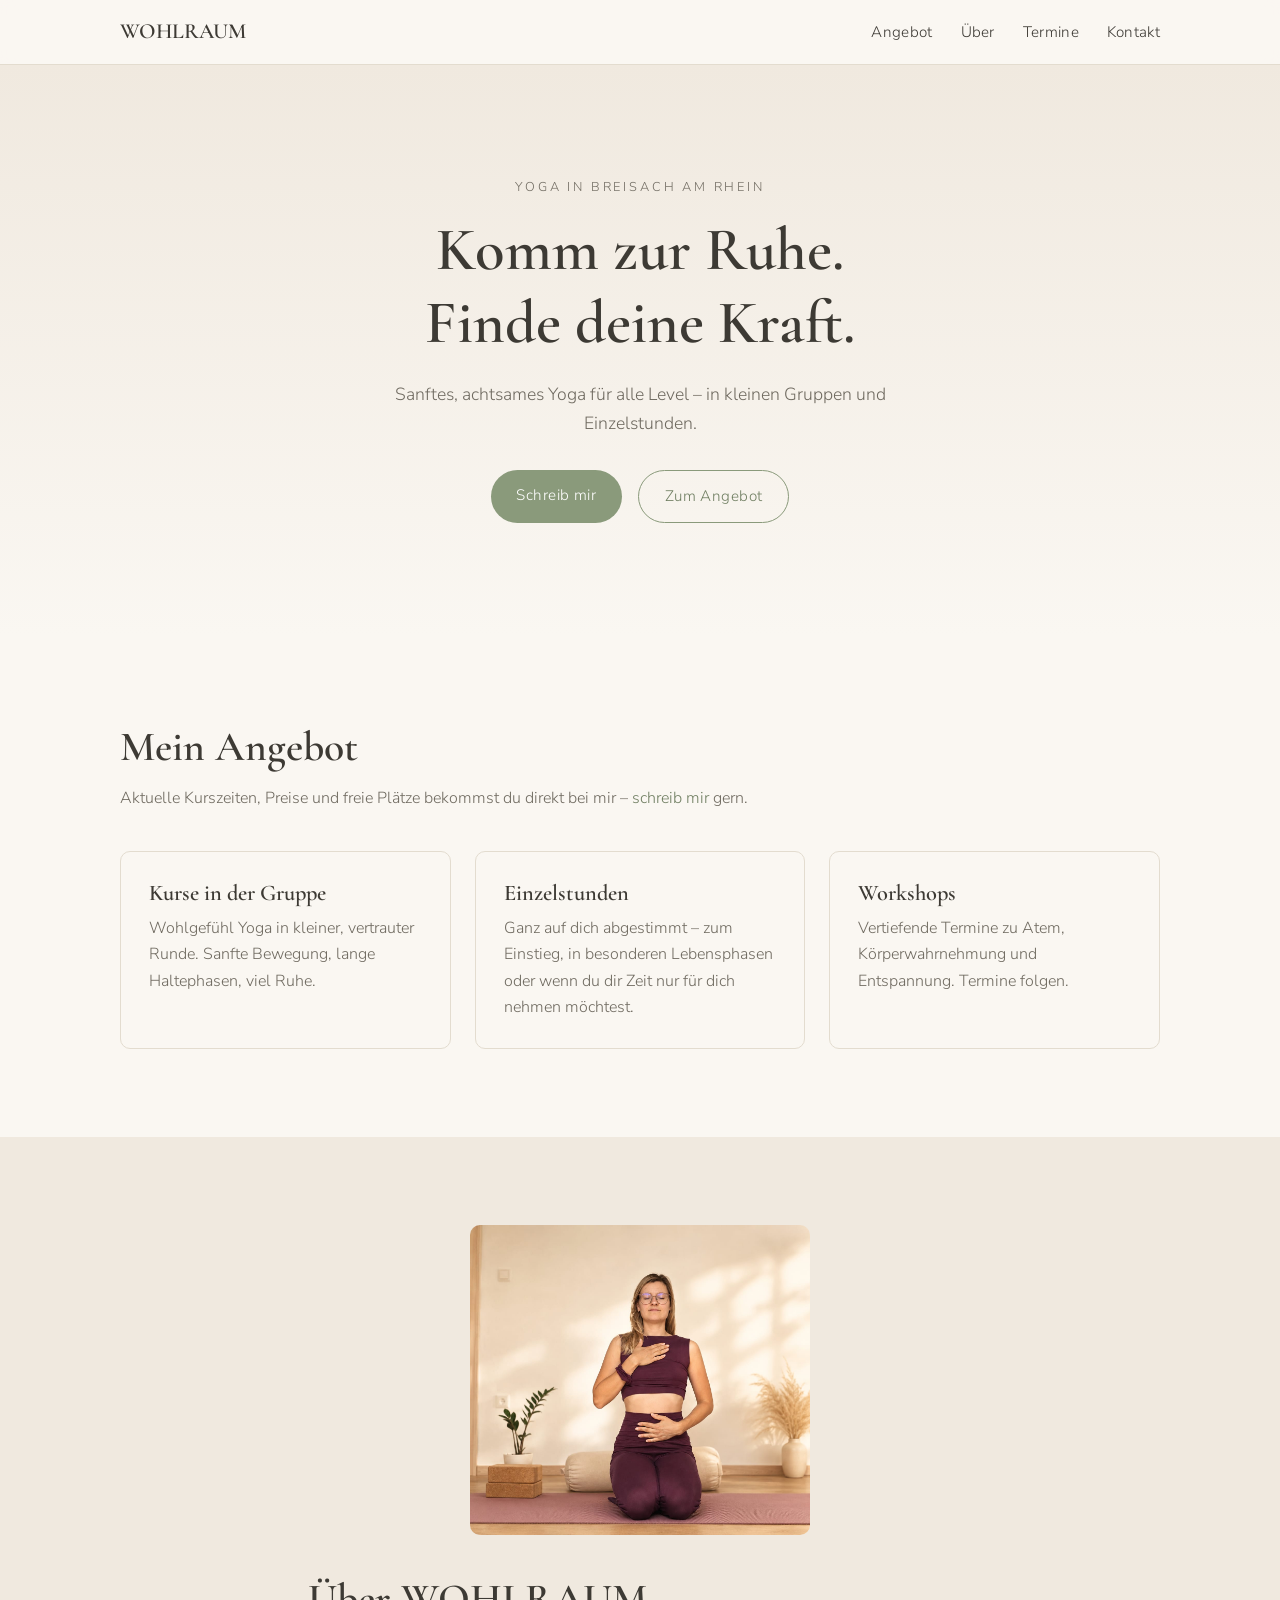
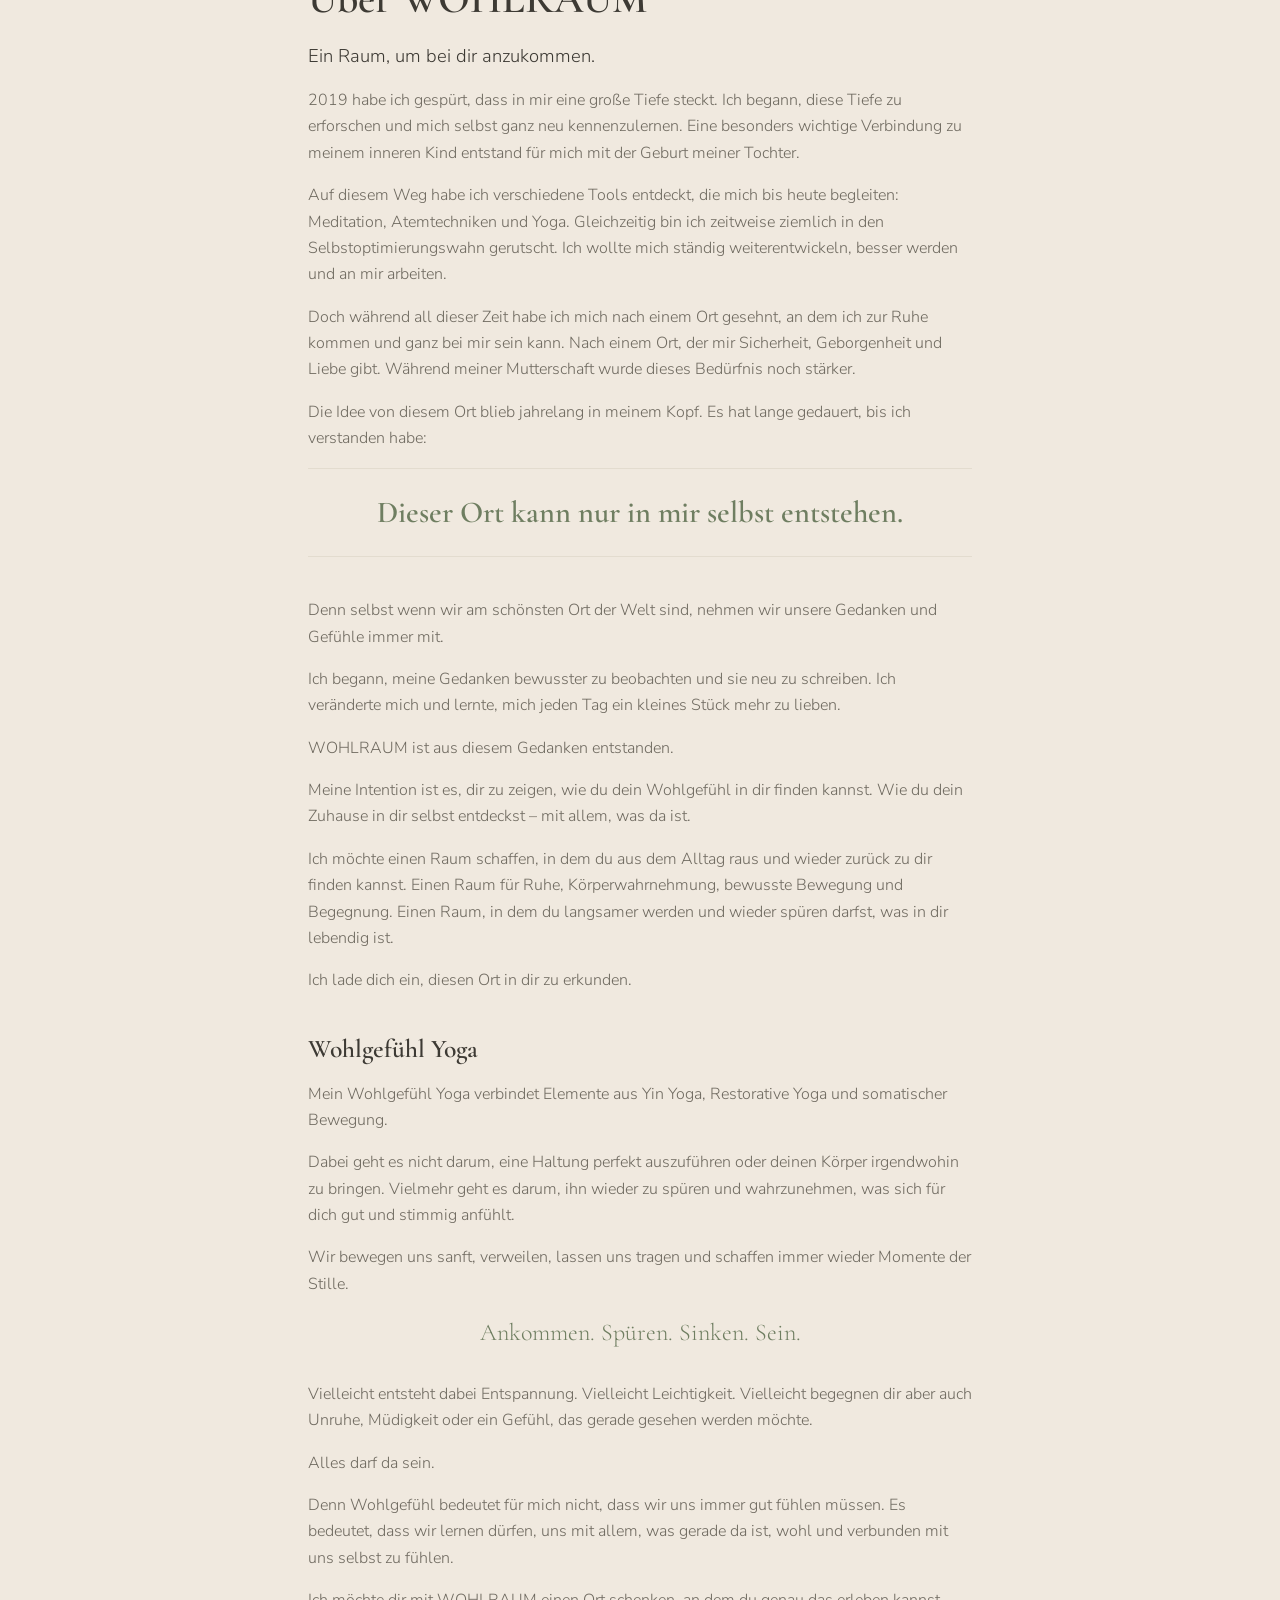
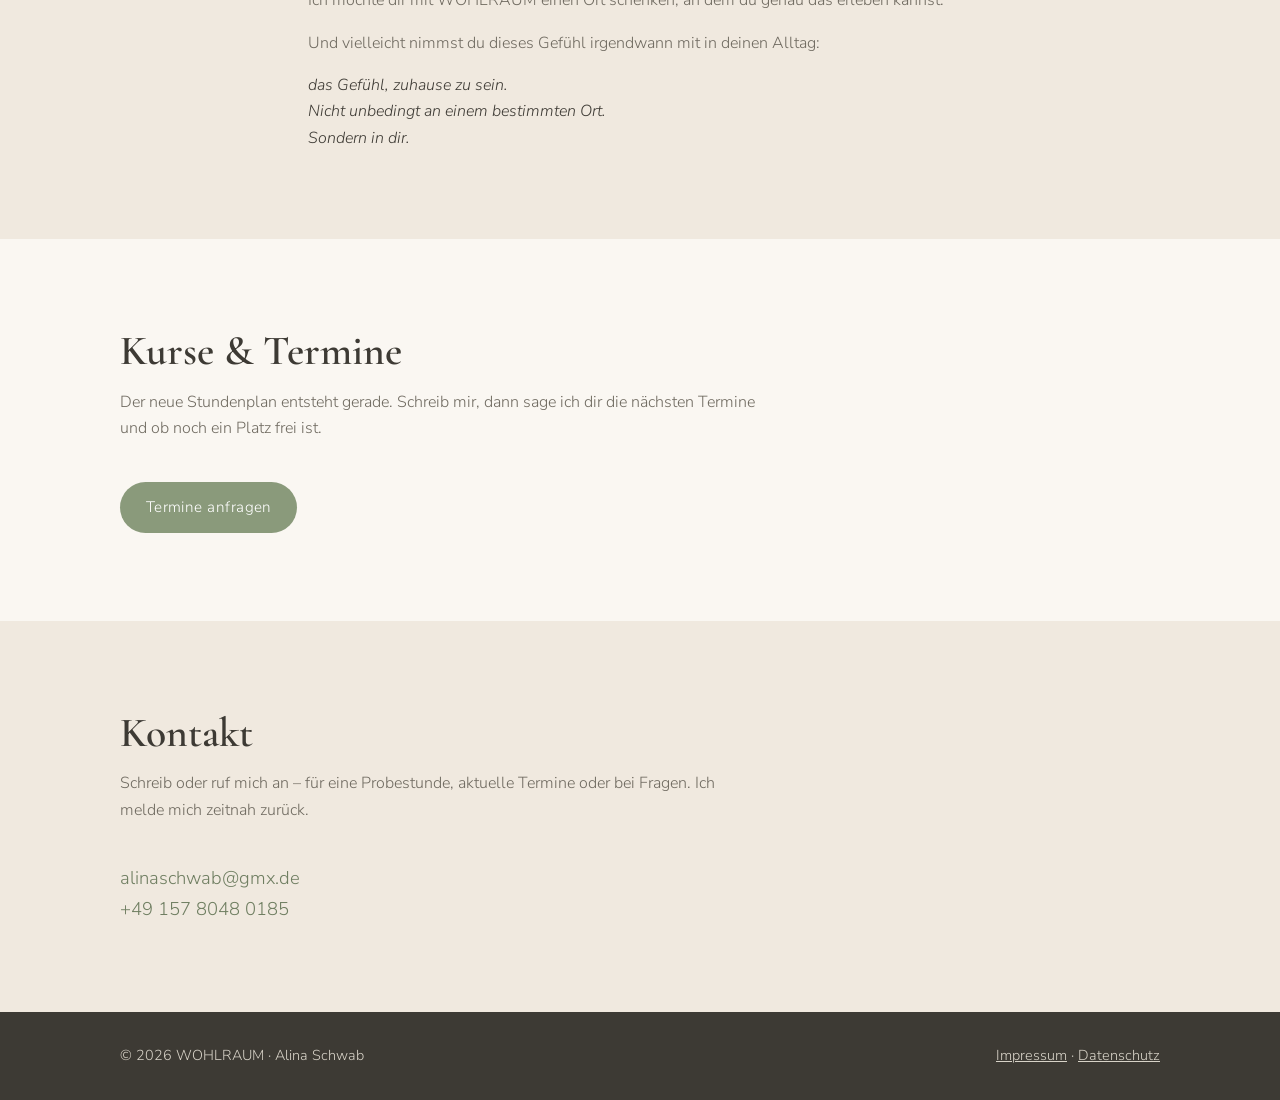
<file: index.html>
<!DOCTYPE html>
<html lang="de">
<head>
  <meta charset="UTF-8" />
  <meta name="viewport" content="width=device-width, initial-scale=1.0" />
  <title>WOHLRAUM – Wohlgefühl Yoga in Breisach am Rhein</title>
  <meta name="description" content="WOHLRAUM – Wohlgefühl Yoga in Breisach am Rhein. Sanfte Bewegung aus Yin Yoga, Restorative Yoga und somatischer Praxis. Ein Raum, um bei dir anzukommen." />

  <!-- Open Graph / Social Preview -->
  <meta property="og:title" content="WOHLRAUM – Wohlgefühl Yoga" />
  <meta property="og:description" content="Wohlgefühl Yoga in Breisach am Rhein. Ein Raum, um bei dir anzukommen." />
  <meta property="og:type" content="website" />
  <meta property="og:url" content="https://wohlraum-fuehlen.de/" />
  <meta property="og:locale" content="de_DE" />

  <link rel="icon" href="assets/favicon.svg" type="image/svg+xml" />
  <link rel="preconnect" href="https://fonts.googleapis.com" />
  <link rel="preconnect" href="https://fonts.gstatic.com" crossorigin />
  <link href="https://fonts.googleapis.com/css2?family=Cormorant+Garamond:wght@500;600&family=Nunito+Sans:wght@300;400;600&display=swap" rel="stylesheet" />
  <link rel="stylesheet" href="styles.css" />
</head>
<body>
  <header class="site-header" id="top">
    <nav class="nav container">
      <a href="#top" class="nav__logo">WOHLRAUM</a>
      <button class="nav__toggle" aria-label="Menü öffnen" aria-expanded="false" aria-controls="nav-menu">
        <span></span><span></span><span></span>
      </button>
      <ul class="nav__menu" id="nav-menu">
        <li><a href="#angebot">Angebot</a></li>
        <li><a href="#ueber-mich">Über</a></li>
        <li><a href="#termine">Termine</a></li>
        <li><a href="#kontakt">Kontakt</a></li>
      </ul>
    </nav>
  </header>

  <main>
    <!-- Hero -->
    <section class="hero">
      <div class="container hero__inner">
        <p class="hero__kicker">Yoga in Breisach am Rhein</p>
        <h1 class="hero__title">Komm zur Ruhe.<br />Finde deine Kraft.</h1>
        <p class="hero__text">
          Sanftes, achtsames Yoga für alle Level – in kleinen Gruppen und Einzelstunden.
        </p>
        <div class="hero__actions">
          <a href="#kontakt" class="btn btn--primary">Schreib mir</a>
          <a href="#angebot" class="btn btn--ghost">Zum Angebot</a>
        </div>
      </div>
    </section>

    <!-- Angebot -->
    <section id="angebot" class="section">
      <div class="container">
        <h2 class="section__title">Mein Angebot</h2>
        <p class="section__lead">
          Aktuelle Kurszeiten, Preise und freie Plätze bekommst du direkt bei mir –
          <a href="#kontakt">schreib mir</a> gern.
        </p>
        <div class="cards">
          <article class="card">
            <h3>Kurse in der Gruppe</h3>
            <p>Wohlgefühl Yoga in kleiner, vertrauter Runde. Sanfte Bewegung, lange Haltephasen, viel Ruhe.</p>
          </article>
          <article class="card">
            <h3>Einzelstunden</h3>
            <p>Ganz auf dich abgestimmt – zum Einstieg, in besonderen Lebensphasen oder wenn du dir Zeit nur für dich nehmen möchtest.</p>
          </article>
          <article class="card">
            <h3>Workshops</h3>
            <p>Vertiefende Termine zu Atem, Körperwahrnehmung und Entspannung. Termine folgen.</p>
          </article>
        </div>
      </div>
    </section>

    <!-- Über WOHLRAUM -->
    <section id="ueber-mich" class="section section--alt">
      <div class="container about">
        <div class="about__media">
          <img src="assets/alina_main_page.jpg" alt="Alina bei einer Atemübung auf der Yogamatte" width="1315" height="1196" loading="lazy" />
        </div>
        <div class="about__text">
          <h2 class="section__title">Über WOHLRAUM</h2>
          <p class="about__lead">Ein Raum, um bei dir anzukommen.</p>

          <p>2019 habe ich gespürt, dass in mir eine große Tiefe steckt. Ich begann, diese Tiefe zu erforschen und mich selbst ganz neu kennenzulernen. Eine besonders wichtige Verbindung zu meinem inneren Kind entstand für mich mit der Geburt meiner Tochter.</p>

          <p>Auf diesem Weg habe ich verschiedene Tools entdeckt, die mich bis heute begleiten: Meditation, Atemtechniken und Yoga. Gleichzeitig bin ich zeitweise ziemlich in den Selbstoptimierungswahn gerutscht. Ich wollte mich ständig weiterentwickeln, besser werden und an mir arbeiten.</p>

          <p>Doch während all dieser Zeit habe ich mich nach einem Ort gesehnt, an dem ich zur Ruhe kommen und ganz bei mir sein kann. Nach einem Ort, der mir Sicherheit, Geborgenheit und Liebe gibt. Während meiner Mutterschaft wurde dieses Bedürfnis noch stärker.</p>

          <p>Die Idee von diesem Ort blieb jahrelang in meinem Kopf. Es hat lange gedauert, bis ich verstanden habe:</p>

          <p class="about__pullquote">Dieser Ort kann nur in mir selbst entstehen.</p>

          <p>Denn selbst wenn wir am schönsten Ort der Welt sind, nehmen wir unsere Gedanken und Gefühle immer mit.</p>

          <p>Ich begann, meine Gedanken bewusster zu beobachten und sie neu zu schreiben. Ich veränderte mich und lernte, mich jeden Tag ein kleines Stück mehr zu lieben.</p>

          <p>WOHLRAUM ist aus diesem Gedanken entstanden.</p>

          <p>Meine Intention ist es, dir zu zeigen, wie du dein Wohlgefühl in dir finden kannst. Wie du dein Zuhause in dir selbst entdeckst – mit allem, was da ist.</p>

          <p>Ich möchte einen Raum schaffen, in dem du aus dem Alltag raus und wieder zurück zu dir finden kannst. Einen Raum für Ruhe, Körperwahrnehmung, bewusste Bewegung und Begegnung. Einen Raum, in dem du langsamer werden und wieder spüren darfst, was in dir lebendig ist.</p>

          <p>Ich lade dich ein, diesen Ort in dir zu erkunden.</p>

          <h3>Wohlgefühl Yoga</h3>

          <p>Mein Wohlgefühl Yoga verbindet Elemente aus Yin Yoga, Restorative Yoga und somatischer Bewegung.</p>

          <p>Dabei geht es nicht darum, eine Haltung perfekt auszuführen oder deinen Körper irgendwohin zu bringen. Vielmehr geht es darum, ihn wieder zu spüren und wahrzunehmen, was sich für dich gut und stimmig anfühlt.</p>

          <p>Wir bewegen uns sanft, verweilen, lassen uns tragen und schaffen immer wieder Momente der Stille.</p>

          <p class="about__mantra">Ankommen. Spüren. Sinken. Sein.</p>

          <p>Vielleicht entsteht dabei Entspannung. Vielleicht Leichtigkeit. Vielleicht begegnen dir aber auch Unruhe, Müdigkeit oder ein Gefühl, das gerade gesehen werden möchte.</p>

          <p>Alles darf da sein.</p>

          <p>Denn Wohlgefühl bedeutet für mich nicht, dass wir uns immer gut fühlen müssen. Es bedeutet, dass wir lernen dürfen, uns mit allem, was gerade da ist, wohl und verbunden mit uns selbst zu fühlen.</p>

          <p>Ich möchte dir mit WOHLRAUM einen Ort schenken, an dem du genau das erleben kannst.</p>

          <p>Und vielleicht nimmst du dieses Gefühl irgendwann mit in deinen Alltag:</p>

          <p class="about__closing">
            das Gefühl, zuhause zu sein.<br />
            Nicht unbedingt an einem bestimmten Ort.<br />
            Sondern in dir.
          </p>
        </div>
      </div>
    </section>

    <!-- Termine -->
    <section id="termine" class="section">
      <div class="container">
        <h2 class="section__title">Kurse &amp; Termine</h2>
        <p class="section__lead">
          Der neue Stundenplan entsteht gerade. Schreib mir, dann sage ich dir die
          nächsten Termine und ob noch ein Platz frei ist.
        </p>
        <a href="#kontakt" class="btn btn--primary">Termine anfragen</a>
      </div>
    </section>

    <!-- Kontakt -->
    <section id="kontakt" class="section section--alt">
      <div class="container contact">
        <h2 class="section__title">Kontakt</h2>
        <p class="section__lead">
          Schreib oder ruf mich an – für eine Probestunde, aktuelle Termine oder bei
          Fragen. Ich melde mich zeitnah zurück.
        </p>
        <p class="contact__details">
          <a href="mailto:alinaschwab@gmx.de">alinaschwab@gmx.de</a><br />
          <a href="tel:+4915780480185">+49&nbsp;157&nbsp;8048&nbsp;0185</a>
        </p>
      </div>
    </section>
  </main>

  <footer class="site-footer">
    <div class="container site-footer__inner">
      <p>&copy; <span id="year"></span> WOHLRAUM &middot; Alina Schwab</p>
      <p><a href="impressum.html">Impressum</a> &middot; <a href="datenschutz.html">Datenschutz</a></p>
    </div>
  </footer>

  <script src="script.js"></script>
</body>
</html>
</file>
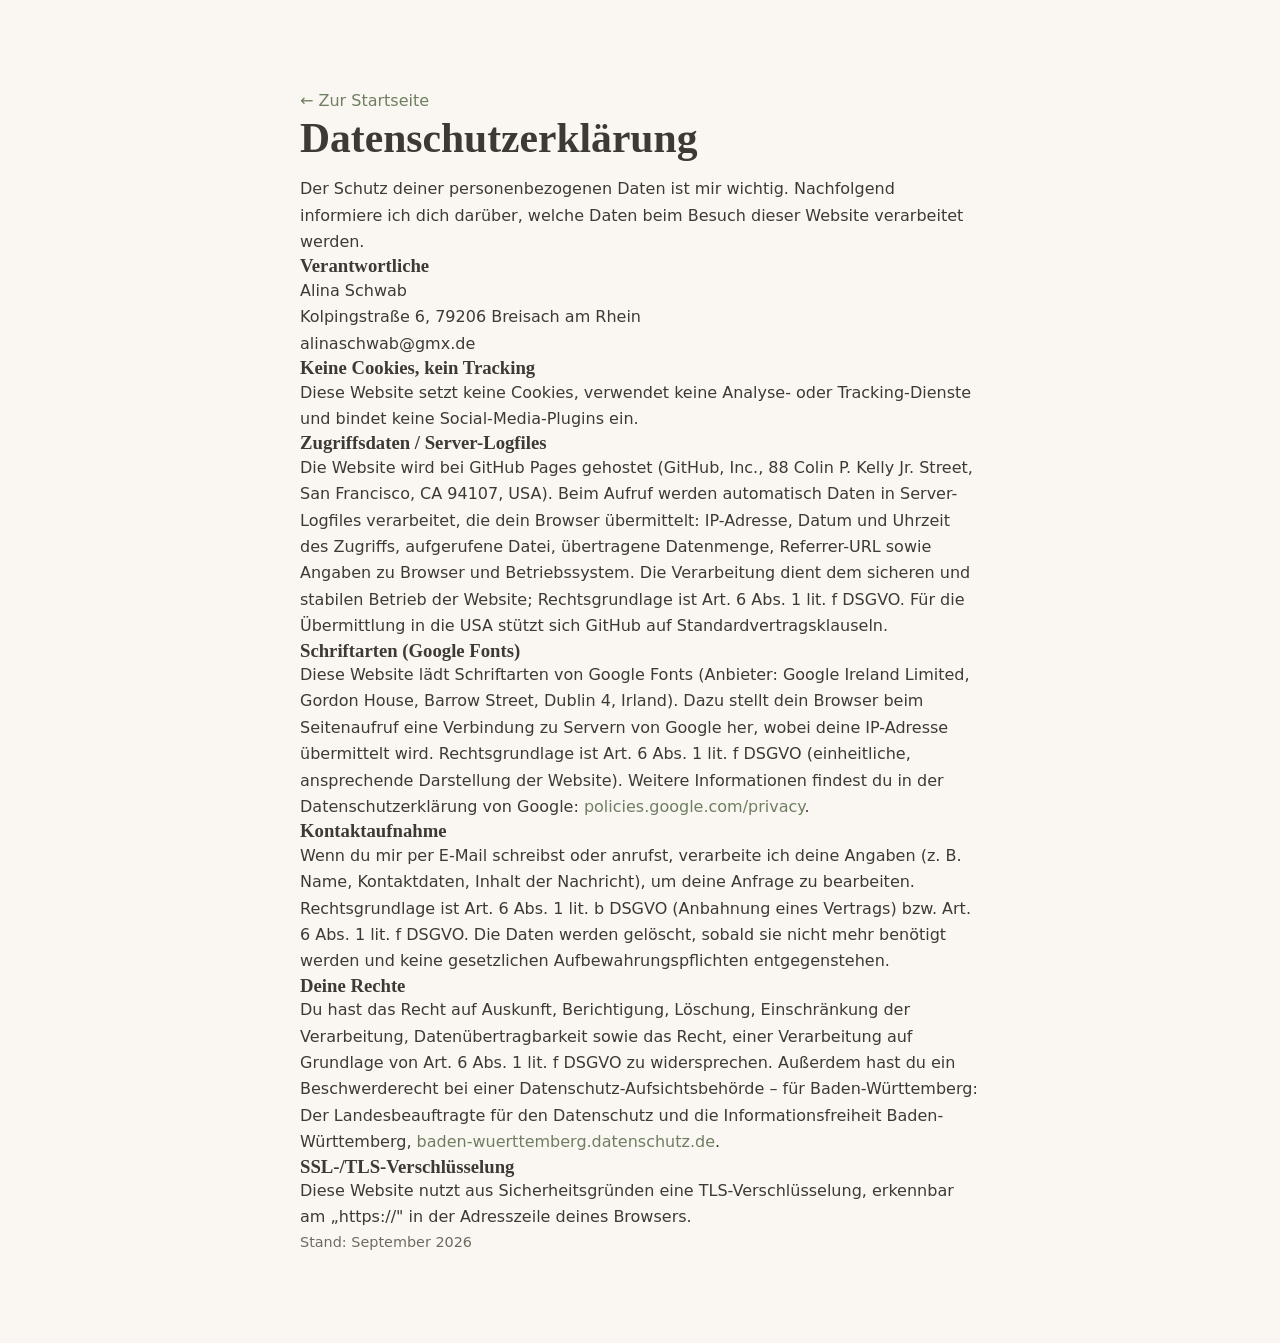
<file: datenschutz.html>
<!DOCTYPE html>
<html lang="de">
<head>
  <meta charset="UTF-8" />
  <meta name="viewport" content="width=device-width, initial-scale=1.0" />
  <title>Datenschutz – WOHLRAUM</title>
  <meta name="robots" content="noindex" />
  <link rel="icon" href="assets/favicon.svg" type="image/svg+xml" />
  <link rel="stylesheet" href="styles.css" />
</head>
<body>
  <main class="section container" style="max-width: 720px;">
    <p><a href="index.html">&larr; Zur Startseite</a></p>
    <h1 class="section__title">Datenschutzerklärung</h1>

    <p>
      Der Schutz deiner personenbezogenen Daten ist mir wichtig. Nachfolgend informiere
      ich dich darüber, welche Daten beim Besuch dieser Website verarbeitet werden.
    </p>

    <h3>Verantwortliche</h3>
    <p>
      Alina Schwab<br />
      Kolpingstraße 6, 79206 Breisach am Rhein<br />
      alinaschwab@gmx.de
    </p>

    <h3>Keine Cookies, kein Tracking</h3>
    <p>
      Diese Website setzt keine Cookies, verwendet keine Analyse- oder Tracking-Dienste
      und bindet keine Social-Media-Plugins ein.
    </p>

    <h3>Zugriffsdaten / Server-Logfiles</h3>
    <p>
      Die Website wird bei GitHub Pages gehostet (GitHub, Inc., 88 Colin P. Kelly Jr.
      Street, San Francisco, CA 94107, USA). Beim Aufruf werden automatisch Daten in
      Server-Logfiles verarbeitet, die dein Browser übermittelt: IP-Adresse, Datum und
      Uhrzeit des Zugriffs, aufgerufene Datei, übertragene Datenmenge, Referrer-URL sowie
      Angaben zu Browser und Betriebssystem. Die Verarbeitung dient dem sicheren und
      stabilen Betrieb der Website; Rechtsgrundlage ist Art. 6 Abs. 1 lit. f DSGVO. Für
      die Übermittlung in die USA stützt sich GitHub auf Standardvertragsklauseln.
    </p>

    <h3>Schriftarten (Google Fonts)</h3>
    <p>
      Diese Website lädt Schriftarten von Google Fonts (Anbieter: Google Ireland Limited,
      Gordon House, Barrow Street, Dublin 4, Irland). Dazu stellt dein Browser beim
      Seitenaufruf eine Verbindung zu Servern von Google her, wobei deine IP-Adresse
      übermittelt wird. Rechtsgrundlage ist Art. 6 Abs. 1 lit. f DSGVO (einheitliche,
      ansprechende Darstellung der Website). Weitere Informationen findest du in der
      Datenschutzerklärung von Google:
      <a href="https://policies.google.com/privacy" target="_blank" rel="noopener">policies.google.com/privacy</a>.
    </p>

    <h3>Kontaktaufnahme</h3>
    <p>
      Wenn du mir per E-Mail schreibst oder anrufst, verarbeite ich deine Angaben
      (z.&nbsp;B. Name, Kontaktdaten, Inhalt der Nachricht), um deine Anfrage zu
      bearbeiten. Rechtsgrundlage ist Art. 6 Abs. 1 lit. b DSGVO (Anbahnung eines
      Vertrags) bzw. Art. 6 Abs. 1 lit. f DSGVO. Die Daten werden gelöscht, sobald sie
      nicht mehr benötigt werden und keine gesetzlichen Aufbewahrungspflichten
      entgegenstehen.
    </p>

    <h3>Deine Rechte</h3>
    <p>
      Du hast das Recht auf Auskunft, Berichtigung, Löschung, Einschränkung der
      Verarbeitung, Datenübertragbarkeit sowie das Recht, einer Verarbeitung auf
      Grundlage von Art. 6 Abs. 1 lit. f DSGVO zu widersprechen. Außerdem hast du ein
      Beschwerderecht bei einer Datenschutz-Aufsichtsbehörde – für Baden-Württemberg:
      Der Landesbeauftragte für den Datenschutz und die Informationsfreiheit
      Baden-Württemberg,
      <a href="https://www.baden-wuerttemberg.datenschutz.de/" target="_blank" rel="noopener">baden-wuerttemberg.datenschutz.de</a>.
    </p>

    <h3>SSL-/TLS-Verschlüsselung</h3>
    <p>
      Diese Website nutzt aus Sicherheitsgründen eine TLS-Verschlüsselung, erkennbar am
      „https://" in der Adresszeile deines Browsers.
    </p>

    <p style="color:var(--color-muted); font-size:0.9rem;">Stand: September 2026</p>
  </main>
</body>
</html>
</file>
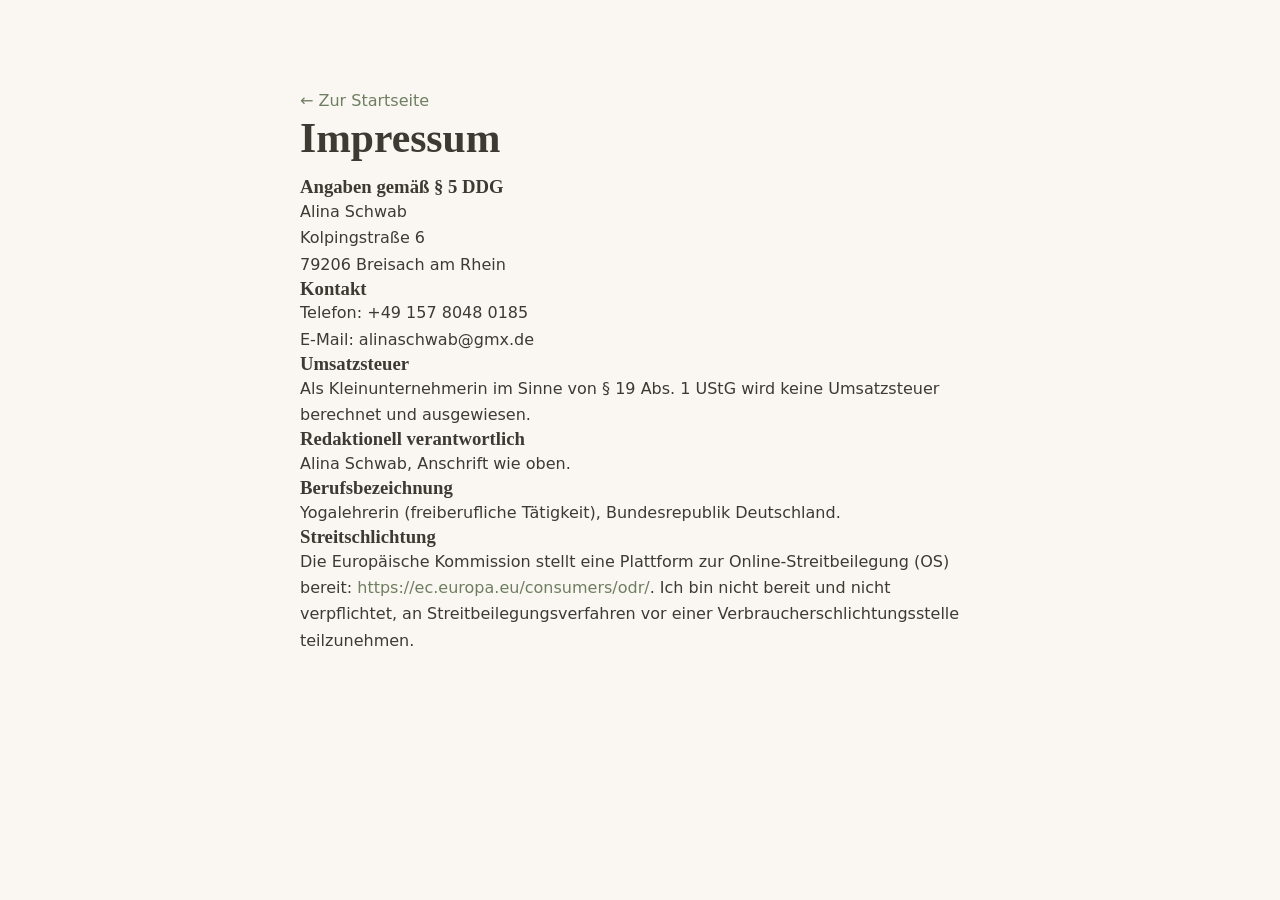
<file: impressum.html>
<!DOCTYPE html>
<html lang="de">
<head>
  <meta charset="UTF-8" />
  <meta name="viewport" content="width=device-width, initial-scale=1.0" />
  <title>Impressum – WOHLRAUM</title>
  <meta name="robots" content="noindex" />
  <link rel="icon" href="assets/favicon.svg" type="image/svg+xml" />
  <link rel="stylesheet" href="styles.css" />
</head>
<body>
  <main class="section container" style="max-width: 720px;">
    <p><a href="index.html">&larr; Zur Startseite</a></p>
    <h1 class="section__title">Impressum</h1>

    <h3>Angaben gemäß § 5 DDG</h3>
    <p>
      Alina Schwab<br />
      Kolpingstraße 6<br />
      79206 Breisach am Rhein
    </p>

    <h3>Kontakt</h3>
    <p>
      Telefon: +49&nbsp;157&nbsp;8048&nbsp;0185<br />
      E-Mail: alinaschwab@gmx.de
    </p>

    <h3>Umsatzsteuer</h3>
    <p>
      Als Kleinunternehmerin im Sinne von § 19 Abs. 1 UStG wird keine Umsatzsteuer
      berechnet und ausgewiesen.
    </p>

    <h3>Redaktionell verantwortlich</h3>
    <p>Alina Schwab, Anschrift wie oben.</p>

    <h3>Berufsbezeichnung</h3>
    <p>Yogalehrerin (freiberufliche Tätigkeit), Bundesrepublik Deutschland.</p>

    <h3>Streitschlichtung</h3>
    <p>
      Die Europäische Kommission stellt eine Plattform zur Online-Streitbeilegung (OS)
      bereit: <a href="https://ec.europa.eu/consumers/odr/" target="_blank" rel="noopener">https://ec.europa.eu/consumers/odr/</a>.
      Ich bin nicht bereit und nicht verpflichtet, an Streitbeilegungsverfahren vor einer
      Verbraucherschlichtungsstelle teilzunehmen.
    </p>
  </main>
</body>
</html>
</file>
<file: styles.css>
/* ---------- Design-Tokens ---------- */
:root {
  --color-bg: #faf7f2;
  --color-bg-alt: #f0e9df;
  --color-text: #3d3a34;
  --color-muted: #6f6a60;
  --color-accent: #8a9a7b;      /* salbeigrün */
  --color-accent-dark: #6f7e61;
  --color-line: #e3dccf;

  --font-head: "Cormorant Garamond", Georgia, serif;
  --font-body: "Nunito Sans", system-ui, -apple-system, Segoe UI, Roboto, sans-serif;

  --maxw: 1080px;
  --radius: 10px;
}

/* ---------- Reset / Basis ---------- */
* { box-sizing: border-box; margin: 0; padding: 0; }

html { scroll-behavior: smooth; }

body {
  font-family: var(--font-body);
  font-weight: 300;
  color: var(--color-text);
  background: var(--color-bg);
  line-height: 1.65;
  -webkit-font-smoothing: antialiased;
}

img { max-width: 100%; height: auto; display: block; }

a { color: var(--color-accent-dark); text-decoration: none; }
a:hover { text-decoration: underline; }

h1, h2, h3 { font-family: var(--font-head); font-weight: 600; line-height: 1.2; }

.container {
  width: 100%;
  max-width: var(--maxw);
  margin-inline: auto;
  padding-inline: 1.25rem;
}

/* ---------- Header / Nav ---------- */
.site-header {
  position: sticky;
  top: 0;
  z-index: 50;
  background: rgba(250, 247, 242, 0.9);
  backdrop-filter: blur(8px);
  border-bottom: 1px solid var(--color-line);
}

.nav {
  display: flex;
  align-items: center;
  justify-content: space-between;
  min-height: 64px;
}

.nav__logo {
  font-family: var(--font-head);
  font-size: 1.35rem;
  font-weight: 600;
  color: var(--color-text);
}

.nav__menu {
  list-style: none;
  display: flex;
  gap: 1.75rem;
}

.nav__menu a {
  color: var(--color-text);
  font-size: 0.95rem;
  letter-spacing: 0.02em;
}

.nav__toggle {
  display: none;
  flex-direction: column;
  gap: 5px;
  background: none;
  border: 0;
  cursor: pointer;
  padding: 6px;
}
.nav__toggle span {
  width: 24px;
  height: 2px;
  background: var(--color-text);
  transition: transform 0.2s, opacity 0.2s;
}

/* ---------- Hero ---------- */
.hero {
  background: linear-gradient(180deg, var(--color-bg-alt), var(--color-bg));
  padding-block: clamp(3.5rem, 10vw, 7rem);
  text-align: center;
}

.hero__kicker {
  text-transform: uppercase;
  letter-spacing: 0.22em;
  font-size: 0.8rem;
  color: var(--color-muted);
  margin-bottom: 1rem;
}

.hero__title {
  font-size: clamp(2.4rem, 6vw, 3.8rem);
}

.hero__text {
  max-width: 34rem;
  margin: 1.25rem auto 2rem;
  color: var(--color-muted);
  font-size: 1.1rem;
}

.hero__actions {
  display: flex;
  gap: 1rem;
  justify-content: center;
  flex-wrap: wrap;
}

/* ---------- Buttons ---------- */
.btn {
  display: inline-block;
  padding: 0.8rem 1.6rem;
  border-radius: 999px;
  font-size: 0.95rem;
  letter-spacing: 0.03em;
  transition: background 0.2s, color 0.2s, border-color 0.2s;
}
.btn:hover { text-decoration: none; }

.btn--primary {
  background: var(--color-accent);
  color: #fff;
}
.btn--primary:hover { background: var(--color-accent-dark); }

.btn--ghost {
  border: 1px solid var(--color-accent);
  color: var(--color-accent-dark);
}
.btn--ghost:hover { background: var(--color-accent); color: #fff; }

/* ---------- Sections ---------- */
.section { padding-block: clamp(3rem, 8vw, 5.5rem); }
.section--alt { background: var(--color-bg-alt); }

.section__title {
  font-size: clamp(1.8rem, 4vw, 2.6rem);
  margin-bottom: 0.75rem;
}

.section__lead {
  color: var(--color-muted);
  max-width: 40rem;
  margin-bottom: 2.5rem;
}

/* ---------- Cards ---------- */
.cards {
  display: grid;
  grid-template-columns: repeat(auto-fit, minmax(220px, 1fr));
  gap: 1.5rem;
}

.card {
  background: var(--color-bg);
  border: 1px solid var(--color-line);
  border-radius: var(--radius);
  padding: 1.75rem;
}
.section--alt .card { background: #fff; }

.card h3 { font-size: 1.4rem; margin-bottom: 0.5rem; }
.card p { color: var(--color-muted); }

/* ---------- Über WOHLRAUM ---------- */
.about { max-width: 44rem; margin-inline: auto; }

.about__media {
  width: min(340px, 75%);
  margin: 0 auto 2.5rem;
}
.about__media img {
  border-radius: var(--radius);
  width: 100%;
}

.about__text > p { margin-top: 1rem; color: var(--color-muted); }

.about__lead {
  font-size: 1.15rem;
  color: var(--color-text) !important;
  margin-top: 0.5rem;
}

.about__text h3 {
  font-size: 1.6rem;
  margin-top: 2.5rem;
}

.about__mantra {
  font-family: var(--font-head);
  font-size: 1.5rem;
  text-align: center;
  color: var(--color-accent-dark) !important;
  margin: 1.75rem 0;
}

.about__closing {
  margin-top: 1.75rem;
  font-style: italic;
  color: var(--color-text) !important;
}

.about__pullquote {
  font-family: var(--font-head);
  font-weight: 600;
  font-size: clamp(1.5rem, 4vw, 1.9rem);
  line-height: 1.3;
  text-align: center;
  color: var(--color-accent-dark) !important;
  margin: 2.5rem 0;
  padding: 1.5rem 1rem;
  border-top: 1px solid var(--color-line);
  border-bottom: 1px solid var(--color-line);
}

/* ---------- Stundenplan ---------- */
.schedule {
  width: 100%;
  border-collapse: collapse;
  margin-bottom: 2rem;
}

.schedule th,
.schedule td {
  text-align: left;
  padding: 0.85rem 1rem;
  border-bottom: 1px solid var(--color-line);
}

.schedule th {
  font-family: var(--font-body);
  font-weight: 600;
  font-size: 0.85rem;
  text-transform: uppercase;
  letter-spacing: 0.08em;
  color: var(--color-muted);
}

.prices { list-style: none; display: grid; gap: 0.5rem; }
.prices li { color: var(--color-muted); }
.prices strong { color: var(--color-text); font-weight: 600; }

/* ---------- Kontakt ---------- */
.contact__details { margin: 1rem 0 0; font-size: 1.15rem; }

/* ---------- Footer ---------- */
.site-footer {
  background: var(--color-text);
  color: #d8d3c8;
  padding-block: 2rem;
  font-size: 0.9rem;
}
.site-footer a { color: #d8d3c8; text-decoration: underline; }
.site-footer__inner {
  display: flex;
  justify-content: space-between;
  flex-wrap: wrap;
  gap: 0.5rem;
}

/* ---------- Mobile ---------- */
@media (max-width: 760px) {
  .nav__toggle { display: flex; }

  .nav__menu {
    position: absolute;
    inset: 64px 0 auto 0;
    flex-direction: column;
    gap: 0;
    background: var(--color-bg);
    border-bottom: 1px solid var(--color-line);
    max-height: 0;
    overflow: hidden;
    transition: max-height 0.25s ease;
  }
  .nav__menu.is-open { max-height: 320px; }
  .nav__menu li { border-top: 1px solid var(--color-line); }
  .nav__menu a { display: block; padding: 0.9rem 1.25rem; }

}

@media (prefers-reduced-motion: reduce) {
  html { scroll-behavior: auto; }
  * { transition: none !important; }
}
</file>
